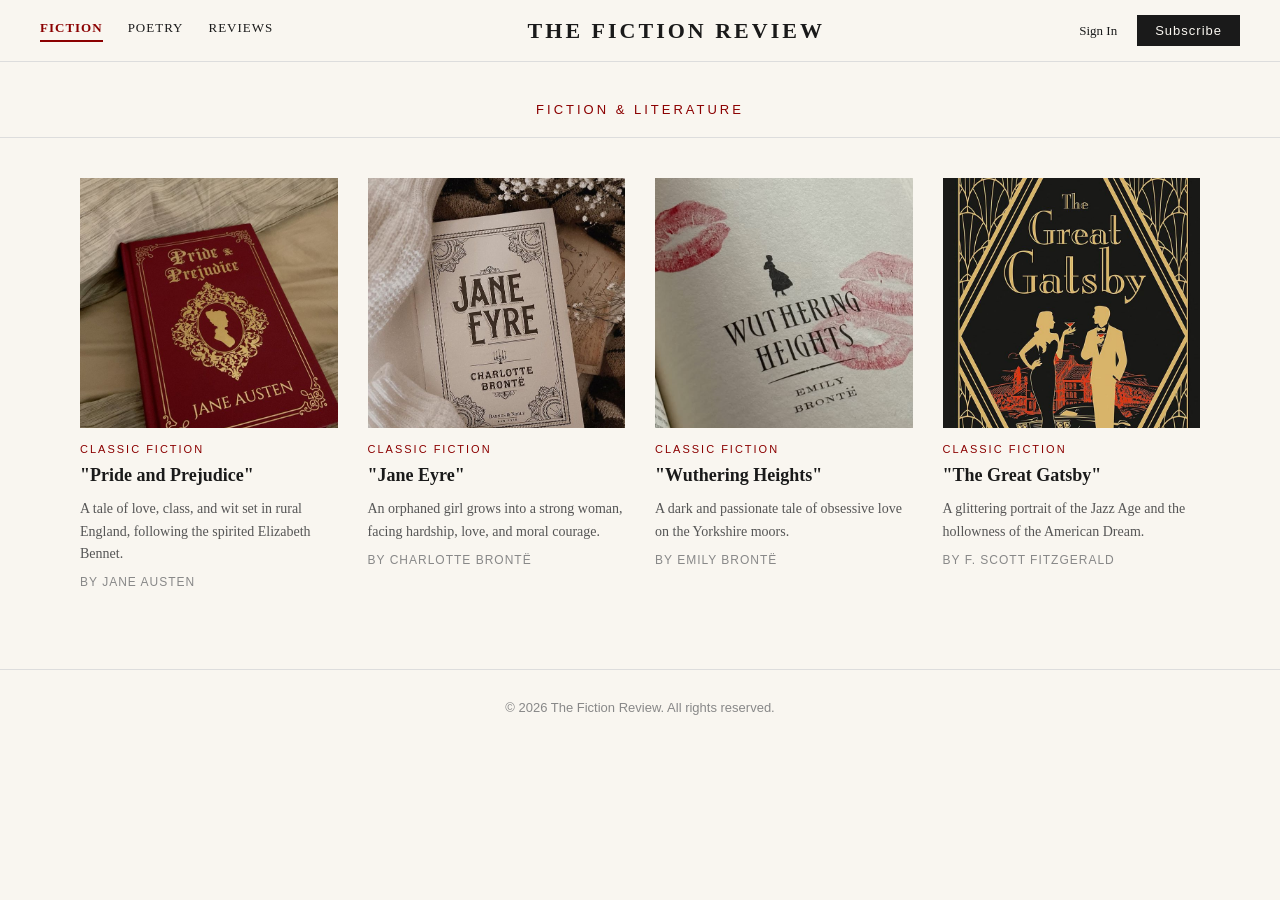
<file: index.html>
<!DOCTYPE html>
<html lang="en">
    <head>
        <meta charset="UTF-8">
        <meta name="viewport" content="width=device-width, initial-scale=1.0">
        <title>The Fiction Review</title>
        <link rel="stylesheet" href="style.css">
    </head>
    <body>

         

           <nav class="navbar">
                <div class="nav-left">
                    <a href="index.html" class="nav-link active" id="nav-fiction">Fiction</a>
                    <a href="poetry-home.html" class="nav-link" id="nav-poetry">Poetry</a>
                    <a href="review.html" class="nav-link" id="nav-review">Reviews</a>
                </div>

                <!-- ⚡ ADDED: The Hamburger Toggle Trigger Icon for Mobile -->
                <button class="hamburger-toggle" id="menu-open-btn">&#9776;</button>

                <div class="logo">THE FICTION REVIEW</div>
                <div class="nav-right">
                    <a href="#">Sign In</a>
                    <button class="sub-btn">Subscribe</button>
                </div>
           </nav>

           <section class="page-heading">
              <p class="category-label">FICTION & LITERATURE</p>
           </section>

           <main class="cards-container" id="cards-container"></main>


            <footer class="footer">
              <p>© 2026 The Fiction Review. All rights reserved.</p>
            </footer>

            <!-- ⚡ ADD THIS MOBILE MENU AND SCRIPT JUST ABOVE THE CLOSING BODY TAG -->

            <!-- Full-Screen Mobile Drawer Container Panel Layout -->
            <div class="mobile-nav-overlay" id="mobile-menu">
                <div class="mobile-nav-content">
                    <!-- Close Button Cross Icon Symbol -->
                    <span class="mobile-nav-close" id="menu-close-btn">&times;</span>
                    
                    <!-- Mobile Links Menu Box -->
                    <div class="mobile-links">
                        <a href="index.html" class="mobile-link">Fiction</a>
                        <a href="poetry-home.html" class="mobile-link">Poetry</a>
                        <a href="review.html" class="mobile-link">Reviews</a>
                    </div>
                </div>
            </div>

                <!-- Core Loader Scripts -->
            <script src="script.js"></script>
            <!-- ⚡ ADDED: Connection to handle responsive mobile drawer actions -->
             <script src="global-nav.js"></script>   
    </body>
</html>
</file>
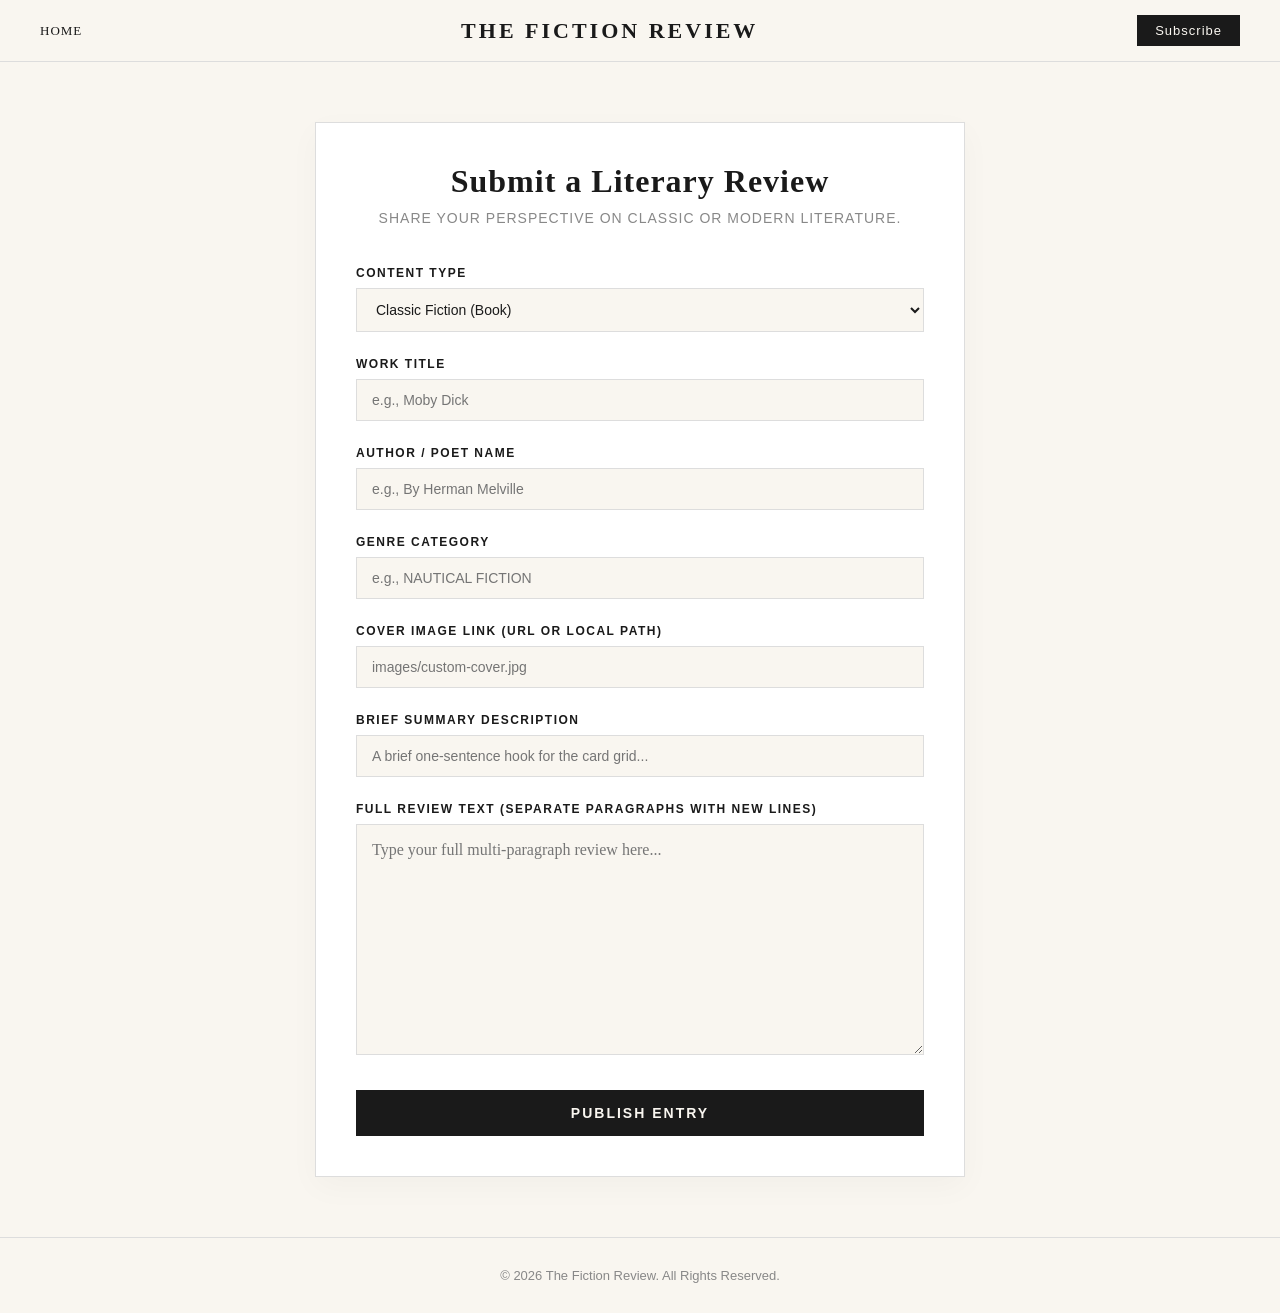
<file: review.html>
<!DOCTYPE html>
<html lang="en">
<head>
    <meta charset="UTF-8">
    <meta name="viewport" content="width=device-width, initial-scale=1.0">
    <title>Submit a Review - The Fiction Review</title>
    <link rel="stylesheet" href="style.css">
</head>
<body>

    <!-- Navbar -->
    <div class="navbar">
        <div class="nav-left">
            <a href="index.html">Home</a>
        </div>

         <!-- ⚡ ADDED: The missing hamburger button for mobile -->
        <button class="hamburger-toggle" id="menu-open-btn">&#9776;</button>
        <div class="logo">THE FICTION REVIEW</div>
        <div class="nav-right">
            <button class="sub-btn">Subscribe</button>
        </div>
    </div>

    <!-- Form Container Area -->
    <div class="form-container">
        <h1 class="form-title">Submit a Literary Review</h1>
        <p class="form-subtitle">Share your perspective on classic or modern literature.</p>
        
        <form id="review-form">
            <div class="form-group">
                <label for="review-type">Content Type</label>
                <select id="review-type" required>
                    <option value="book">Classic Fiction (Book)</option>
                    <option value="poem">Poetry Piece</option>
                </select>
            </div>

            <div class="form-group">
                <label for="review-title">Work Title</label>
                <input type="text" id="review-title" placeholder="e.g., Moby Dick" required>
            </div>

            <div class="form-group">
                <label for="review-author">Author / Poet Name</label>
                <input type="text" id="review-author" placeholder="e.g., By Herman Melville" required>
            </div>

            <div class="form-group">
                <label for="review-category">Genre Category</label>
                <input type="text" id="review-category" placeholder="e.g., NAUTICAL FICTION" required>
            </div>

            <div class="form-group">
                <label for="review-image">Cover Image Link (URL or local path)</label>
                <input type="text" id="review-image" placeholder="images/custom-cover.jpg" required>
            </div>

            <div class="form-group">
                <label for="review-desc">Brief Summary Description</label>
                <input type="text" id="review-desc" placeholder="A brief one-sentence hook for the card grid..." required>
            </div>

            <div class="form-group">
                <label for="review-content">Full Review Text (Separate paragraphs with new lines)</label>
                <textarea id="review-content" rows="8" placeholder="Type your full multi-paragraph review here..." required></textarea>
            </div>

            <button type="submit" class="submit-review-btn">Publish Entry</button>
        </form>
    </div>
    
    <!-- Footer -->
    <div class="footer">
        <p>© 2026 The Fiction Review. All Rights Reserved.</p>
    </div>

     <!-- Full-Screen Mobile Drawer Container Panel Layout -->
    <div class="mobile-nav-overlay" id="mobile-menu">
        <div class="mobile-nav-content">
            <!-- Close Button Cross Icon Symbol -->
            <span class="mobile-nav-close" id="menu-close-btn">&times;</span>
            
            <!-- Mobile Links Menu Box -->
            <div class="mobile-links">
                <a href="index.html" class="mobile-link">Fiction</a>
                <a href="poetry-home.html" class="mobile-link">Poetry</a>
                <a href="review.html" class="mobile-link">Reviews</a>
            </div>
        </div>
    </div>

    <!-- Form Processing Script Connection -->
    <script src="review-handler.js"></script>

    <script src="global-nav.js"></script> 
</body>
</html>
</file>
<file: style.css>
:root {
    --primary: #8b0000;
    --background: #f9f6f0;
    --text: #1a1a1a;
    --text-light: #888;
    --border: #ddd;
    --font-main: Georgia, serif;
    --font-alt: Arial, sans-serif;
}


* {
    box-sizing: border-box;
    margin: 0;
    padding: 0;
}

body {
    background-color: var(--background);
    font-family: var(--font-main);
    color: var(--text);
}

body::-webkit-scrollbar {
    display: none; /* Chrome, Safari */
}

.navbar {
    display: flex;
    justify-content: space-between;
    align-items: center;
    padding: 15px 40px;
    border-bottom: 1px solid var(--border);
    background-color: var(--background);
    position: sticky;
    top: 0;
    z-index: 100;
}

.nav-left {
    display: flex;
    gap: 25px;
}

.nav-left a {
    text-decoration: none;
    color: var(--text);
    font-size: 13px;
    letter-spacing: 1px;
    text-transform: uppercase;
}

.nav-left a:hover {
    color: var(--primary);
}

.logo {
    font-size: 22px;
    font-weight: bold;
    letter-spacing: 3px;
    color: var(--text);
}

.nav-right {
    display: flex; 
    align-items: center;
    gap: 20px;
}

.nav-right a{
    text-decoration: none;
    color: var(--text);
    font-size: 13px;
}

.sub-btn {
    background-color: var(--text);
    color: var(--background);
    border: none;
    padding: 8px 18px;
    font-size: 13px;
    letter-spacing: 1px;
    cursor: pointer;
    transition: 0.3s ease;
}

.sub-btn:hover {
    background-color: var(--primary);
}

.page-heading {
    text-align: center;
    padding: 40px 20px 20px;
    border-bottom: 1px solid var(--border);
}

.category-label {
    font-size: 13px;
    letter-spacing: 3px;
    color: var(--primary);
    font-family: var(--font-alt);
}

/* CARDS */
.cards-container {
    display: grid;
    grid-template-columns: repeat(4, 1fr);
    gap: 30px;
    padding: 40px;
    max-width: 1200px;
    margin: 0 auto;
}

.card {
    cursor: pointer;
    transition: 0.3s ease;
}

.card:hover {
    opacity: 0.85;
}

.card-image {
    width: 100%;
    height: 250px;
    overflow: hidden;
    margin-bottom: 15px;
}

.card-image img {
    width: 100%;
    height: 100%;
    object-fit: cover;
    object-position: 20% 30%;
    transition: 0.4s ease;
}

.card:hover .card-image img {
    transform: scale(1.05);
}

.card-category {
    font-size: 11px;
    letter-spacing: 2px;
    color: var(--primary);
    font-family: var(--font-alt);
    margin-bottom: 8px;
}

.card-title {
    font-size: 18px;
    font-weight: bold;
    margin-bottom: 10px;
    line-height: 1.4;
}

.card-desc {
    font-size: 14px;
    color: #555;
    line-height: 1.6;
    margin-bottom: 10px;
}

.card-author {
    font-size: 12px;
    letter-spacing: 1px;
    text-transform: uppercase;
    color: var(--text-light);
    font-family: var(--font-alt);
}

.footer {
    text-align: center;
    padding: 30px;
    border-top: 1px solid var(--border);
    font-size: 13px;
    color: var(--text-light);
    font-family: var(--font-alt);
    margin-top: 40px;
}





.card-link {
    text-decoration: none;
    color: inherit;
    display: block;
}
/* HERO IMAGE */
.hero-image {
    width: 100%;
    max-height: 500px;
    position: relative;
    overflow: hidden;
    display: flex;
    justify-content: center;
    align-items: center;
   /* Configures the background image to fill the layout space */
    background-size: cover;
    background-position: center;
    background-repeat: no-repeat;
}

/* The Glass Blur Layer - Blurs whichever book cover is behind it */
.hero-image::before {
    content: '';
    position: absolute;
    top: 0;
    left: 0;
    right: 0;
    bottom: 0;
    /* Darkens the background slightly so the center book cover pops */
    background: rgba(0, 0, 0, 0.15); 
    -webkit-backdrop-filter: blur(30px) saturate(130%);
    backdrop-filter: blur(30px) saturate(130%);
    z-index: 1;
}

/* THE FRONT BOOK COVER - Stands out crisply over the glass effect */
.hero-image img {
    height: 85%;
    width: auto;
    max-width: 90%;
    object-fit: contain;
    position: relative;
    z-index: 2; /* Pushes the crisp cover above the blur overlay */
    
    /* Sophisticated 3D book shadow */
    box-shadow: 
        0 15px 35px rgba(0, 0, 0, 0.35), 
        0 5px 15px rgba(0, 0, 0, 0.2);
    border-radius: 4px;
}

.hero-image img {
    width: auto;
    height: 100%;
    max-width: 100%;
    object-fit: cover;
    object-position: 10% 20%;
}

/* ARTICLE HEADER */
.article-header {
    max-width: 700px;
    margin: 40px auto;
    text-align: center;
    padding: 0 20px;
}

.article-category {
    font-size: 11px;
    letter-spacing: 3px;
    color: var(--primary);
    font-family: var(--font-alt);
    margin-bottom: 15px;
}

.article-title {
    font-size: 42px;
    font-weight: bold;
    letter-spacing: 4px;
    margin-bottom: 15px;
    line-height: 1.2;
}

.article-author {
    font-size: 12px;
    letter-spacing: 2px;
    font-family: var(--font-alt);
    margin-bottom: 8px;
}

.article-date {
    font-size: 13px;
    color: var(--text-light);
    font-family: var(--font-alt);
    margin-bottom: 30px;
}

.divider {
    width: 60px;
    height: 1px;
    background-color: var(--primary);
    margin: 0 auto;
}

/* ARTICLE CONTENT */
.article-content {
    max-width: 680px;
    margin: 40px auto;
    padding: 0 20px;
}

.article-content p {
    font-size: 18px;
    line-height: 1.9;
    margin-bottom: 25px;
    color: var(--text);
}

/* DROP CAP - big first letter! */
.drop-cap-para::first-letter {
    font-size: 5em;
    float: left;
    line-height: 0.8;
    margin-right: 10px;
    margin-top: 5px;
    color: var(--primary);
    font-weight: bold;
}

/* ================================
   POETRY SPECIFIC LAYOUT STYLING
   ================================ */
.poem-body-container {
    max-width: 600px;
    margin: 50px auto;
    padding: 0 30px;
    text-align: center; /* Centers poem text perfectly on screen */
}

.poem-line {
    font-family: var(--font-main);
    font-size: 20px;
    font-style: italic;     /* Gives classic poem italic presentation */
    line-height: 1.8;
    margin-bottom: 20px;     /* Sets clean visual separation between stanzas */
    color: #2c2c2c;
    letter-spacing: 0.5px;
}

/* ==========================================================================
   USER REVIEWS FORM STYLING
   ========================================================================== */

/* Main layout wrapper centering the form card */
.form-container {
    max-width: 650px;
    margin: 60px auto;
    padding: 40px;
    background-color: #ffffff; /* Crisp white card layout against paper background */
    border: 1px solid var(--border);
    box-shadow: 0 10px 30px rgba(0, 0, 0, 0.03); /* Extremely soft premium drop shadow */
}

.form-title {
    font-family: var(--font-main);
    font-size: 32px;
    text-align: center;
    margin-bottom: 10px;
    letter-spacing: 1px;
}

.form-subtitle {
    font-family: var(--font-alt);
    font-size: 14px;
    color: var(--text-light);
    text-align: center;
    margin-bottom: 40px;
    text-transform: uppercase;
    letter-spacing: 1px;
}

/* Individual form field layouts */
.form-group {
    display: flex;
    flex-direction: column;
    margin-bottom: 25px;
}

.form-group label {
    font-family: var(--font-alt);
    font-size: 12px;
    font-weight: bold;
    text-transform: uppercase;
    letter-spacing: 1.5px;
    margin-bottom: 8px;
    color: var(--text);
}

/* Interactive inputs, selectors, and textareas */
.form-group input,
.form-group select,
.form-group textarea {
    font-family: var(--font-alt);
    font-size: 14px;
    padding: 12px 15px;
    border: 1px solid var(--border);
    background-color: var(--background); /* Inset tint matching page background */
    color: var(--text);
    transition: all 0.3s ease;
    border-radius: 0; /* Keeps the classic geometric book layout style crisp */
}

/* Switches writing box typography back to serif formatting for full entries */
.form-group textarea {
    font-family: var(--font-main);
    font-size: 16px;
    line-height: 1.6;
    resize: vertical; /* Allows height adjustment without breaking grid constraints */
}

/* Clean interactive highlight outlines */
.form-group input:focus,
.form-group select:focus,
.form-group textarea:focus {
    outline: none;
    border-color: var(--primary); /* Highlights matching your signature burgundy tone */
    background-color: #ffffff;   /* Flashes back to clean white on editing */
}

/* Prominent publishing layout element */
.submit-review-btn {
    display: block;
    width: 100%;
    background-color: var(--text);
    color: var(--background);
    border: none;
    padding: 15px;
    font-family: var(--font-alt);
    font-size: 14px;
    font-weight: bold;
    text-transform: uppercase;
    letter-spacing: 2px;
    cursor: pointer;
    transition: all 0.3s ease;
    margin-top: 35px;
}

.submit-review-btn:hover {
    background-color: var(--primary); /* Smooth fade into burgundy */
    letter-spacing: 3px; /* Playful premium typographic widening on hover */
}

/* Responsive adjustment layer for mobile form frames */
@media (max-width: 768px) {
    .form-container {
        margin: 30px 20px;
        padding: 25px;
    }
    
    .form-title {
        font-size: 26px;
    }
}


/* Underlines the active magazine tab or turns it to your signature burgundy */
.nav-link.active {
    color: var(--primary) !important;
    font-weight: bold;
    border-bottom: 2px solid var(--primary);
    padding-bottom: 4px;
}


/* ==========================================================================
   MOBILE HAMBURGER LAYOUT ENGINE
   ========================================================================== */

/* Hide the toggle trigger button on desktop monitors by default */
.hamburger-toggle {
    display: none;
    background: none;
    border: none;
    font-size: 24px;
    cursor: pointer;
    color: var(--text);
}

/* Full screen transparent curtain container layer */
/* ==========================================================================
   UPGRADED LUXURY EDITORIAL DRAWER STYLING
   ========================================================================== */

/* The Background Dimmer Curtain with Soft Glass Frosting */
.mobile-nav-overlay {
    position: fixed;
    z-index: 99999;
    top: 0; left: 0; width: 100%; height: 100%;
    background-color: rgba(26, 26, 26, 0.4);
    -webkit-backdrop-filter: blur(10px);
    backdrop-filter: blur(10px);
    display: none;
    opacity: 0;
    transition: opacity 0.4s cubic-bezier(0.25, 1, 0.5, 1);
}

/* The Animated Side Drawer Panel - Off-White Paper Texture Tint */
.mobile-nav-content {
    width: 300px;
    max-width: 80%;
    height: 100%;
    background-color: #f6f3ea; /* Cream paper tone matching your brand */
    padding: 60px 35px;
    position: relative;
    box-shadow: 20px 0 50px rgba(0, 0, 0, 0.08);
    display: flex;
    flex-direction: column;
    transform: translateX(-100%);
    transition: transform 0.4s cubic-bezier(0.25, 1, 0.5, 1);
}

/* JavaScript Trigger Animation States */
.mobile-nav-overlay.menu-active {
    display: flex;
    opacity: 1;
}

.mobile-nav-overlay.menu-active .mobile-nav-content {
    transform: translateX(0);
}

/* Premium Close Cross Toggle Button Icon */
.mobile-nav-close {
    position: absolute;
    top: 25px;
    right: 30px;
    font-size: 26px;
    font-weight: 300;
    cursor: pointer;
    color: var(--text-light);
    transition: all 0.3s ease;
}

.mobile-nav-close:hover {
    color: var(--primary);
    transform: rotate(90deg);
}

/* Links Wrapper Column Box */
.mobile-links {
    display: flex;
    flex-direction: column;
    margin-top: 60px;
}

/* Editorial Links - Styled with Georgia Font */
.mobile-link {
    text-decoration: none;
    color: var(--text);
    font-family: var(--font-main) !important; /* Forces your beautiful Georgia Serif */
    font-size: 24px !important; /* Makes titles larger and more impactful */
    font-weight: bold;
    padding: 22px 0;
    border-bottom: 1px solid rgba(0, 0, 0, 0.08); /* Clean minimalist dividing hair-lines */
    letter-spacing: 0.5px;
    display: flex;
    justify-content: space-between;
    align-items: center;
    transition: all 0.3s ease;
}

/* Interactive Pointer Accent Arrow Indicator */
.mobile-link::after {
    content: '→';
    font-size: 18px;
    color: var(--text-light);
    opacity: 0;
    transform: translateX(-15px);
    transition: all 0.3s ease;
}

/* Hover and Tap Animation Settings */
.mobile-link:hover {
    color: var(--primary);
    padding-left: 10px; /* Elegant nudge effect */
}

.mobile-link:hover::after {
    opacity: 1;
    color: var(--primary);
    transform: translateX(0);
}

/* Branding Metadata Base Stamp Tag */
.mobile-nav-content::after {
    content: 'THE FICTION REVIEW • EST. 2026';
    position: absolute;
    bottom: 40px;
    left: 35px;
    font-family: var(--font-alt);
    font-size: 9px;
    letter-spacing: 2px;
    color: var(--text-light);
}


/* Toggle element rules inside your media query breakpoint block */
@media (max-width: 768px) {
    .nav-left {
        display: none !important; /* Forces desktop links off screen layout loops */
    }
    .hamburger-toggle {
        display: block; /* Reveals menu control trigger icon onto tablet/mobile headers */
    }
}

/* Slide-in transform engine framework */
@keyframes slideIn {
    from { transform: translateX(-100%); }
    to { transform: translateX(0); }
}


/* ================================
   RESPONSIVE - TABLET (768px)
   ================================ */
@media (max-width: 768px) {

    /* NAVBAR - hide links, show only logo */
    .nav-left {
        display: none; /* hide nav links */
    }

    .navbar {
        justify-content: space-between;
        padding: 15px 20px;
    }

    .logo {
        font-size: 16px;
        letter-spacing: 2px;
    }

    /* CARDS - 2 per row on tablet */
    .cards-container {
        grid-template-columns: repeat(2, 1fr);
        padding: 20px;
        gap: 20px;
    }
}

/* ================================
   RESPONSIVE - MOBILE (480px)
   ================================ */
@media (max-width: 480px) {

    .hero-image{
        max-height: 300px;
    }


    /* NAVBAR */
    .nav-left {
        display: none;
    }

    .nav-right a {
        display: none; /* hide sign in on mobile */
    }

    .logo {
        font-size: 14px;
        letter-spacing: 1px;
    }

    /* CARDS - 1 per row on mobile */
    .cards-container {
        grid-template-columns: 1fr;
        padding: 15px;
        gap: 15px;
    }

    /* CARD IMAGE - shorter on mobile */
    .card-image {
        height: 200px;
    }

    /* CATEGORY LABEL */
    .page-heading {
        padding: 20px;
    }

    .nav-bar {
        border-bottom: 1px solid var(--border);
    }
}
</file>
